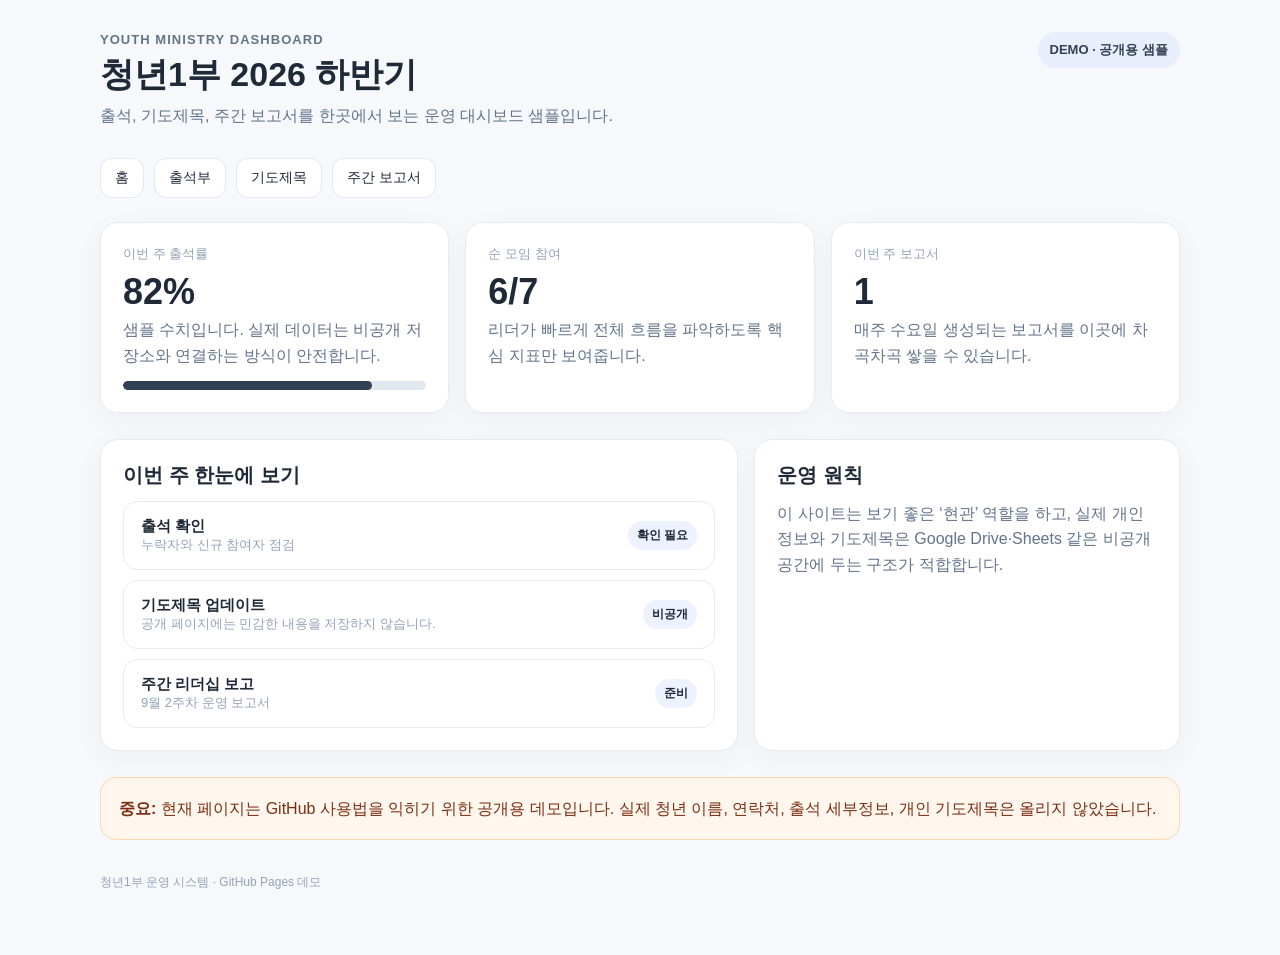
<file: index.html>
<!doctype html><html lang="ko"><head><meta charset="utf-8"><meta name="viewport" content="width=device-width,initial-scale=1"><title>청년1부 2026 운영 대시보드</title><link rel="stylesheet" href="style.css"></head><body><main class="wrap"><div class="top"><div><div class="eyebrow">Youth Ministry Dashboard</div><h1 class="title">청년1부 2026 하반기</h1><p class="sub">출석, 기도제목, 주간 보고서를 한곳에서 보는 운영 대시보드 샘플입니다.</p></div><span class="badge">DEMO · 공개용 샘플</span></div><nav class="nav"><a href="index.html">홈</a><a href="attendance.html">출석부</a><a href="prayer.html">기도제목</a><a href="reports.html">주간 보고서</a></nav><section class="grid"><article class="card"><div class="small">이번 주 출석률</div><div class="metric">82%</div><p>샘플 수치입니다. 실제 데이터는 비공개 저장소와 연결하는 방식이 안전합니다.</p><div class="bar"><span style="width:82%"></span></div></article><article class="card"><div class="small">순 모임 참여</div><div class="metric">6/7</div><p>리더가 빠르게 전체 흐름을 파악하도록 핵심 지표만 보여줍니다.</p></article><article class="card"><div class="small">이번 주 보고서</div><div class="metric">1</div><p>매주 수요일 생성되는 보고서를 이곳에 차곡차곡 쌓을 수 있습니다.</p></article></section><section class="section two"><article class="card"><h2>이번 주 한눈에 보기</h2><div class="list"><div class="row"><div><strong>출석 확인</strong><div class="small">누락자와 신규 참여자 점검</div></div><span class="status">확인 필요</span></div><div class="row"><div><strong>기도제목 업데이트</strong><div class="small">공개 페이지에는 민감한 내용을 저장하지 않습니다.</div></div><span class="status">비공개</span></div><div class="row"><div><strong>주간 리더십 보고</strong><div class="small">9월 2주차 운영 보고서</div></div><span class="status">준비</span></div></div></article><article class="card"><h2>운영 원칙</h2><p>이 사이트는 보기 좋은 ‘현관’ 역할을 하고, 실제 개인정보와 기도제목은 Google Drive·Sheets 같은 비공개 공간에 두는 구조가 적합합니다.</p></article></section><div class="notice"><strong>중요:</strong> 현재 페이지는 GitHub 사용법을 익히기 위한 공개용 데모입니다. 실제 청년 이름, 연락처, 출석 세부정보, 개인 기도제목은 올리지 않았습니다.</div><div class="footer">청년1부 운영 시스템 · GitHub Pages 데모</div></main></body></html>
</file>
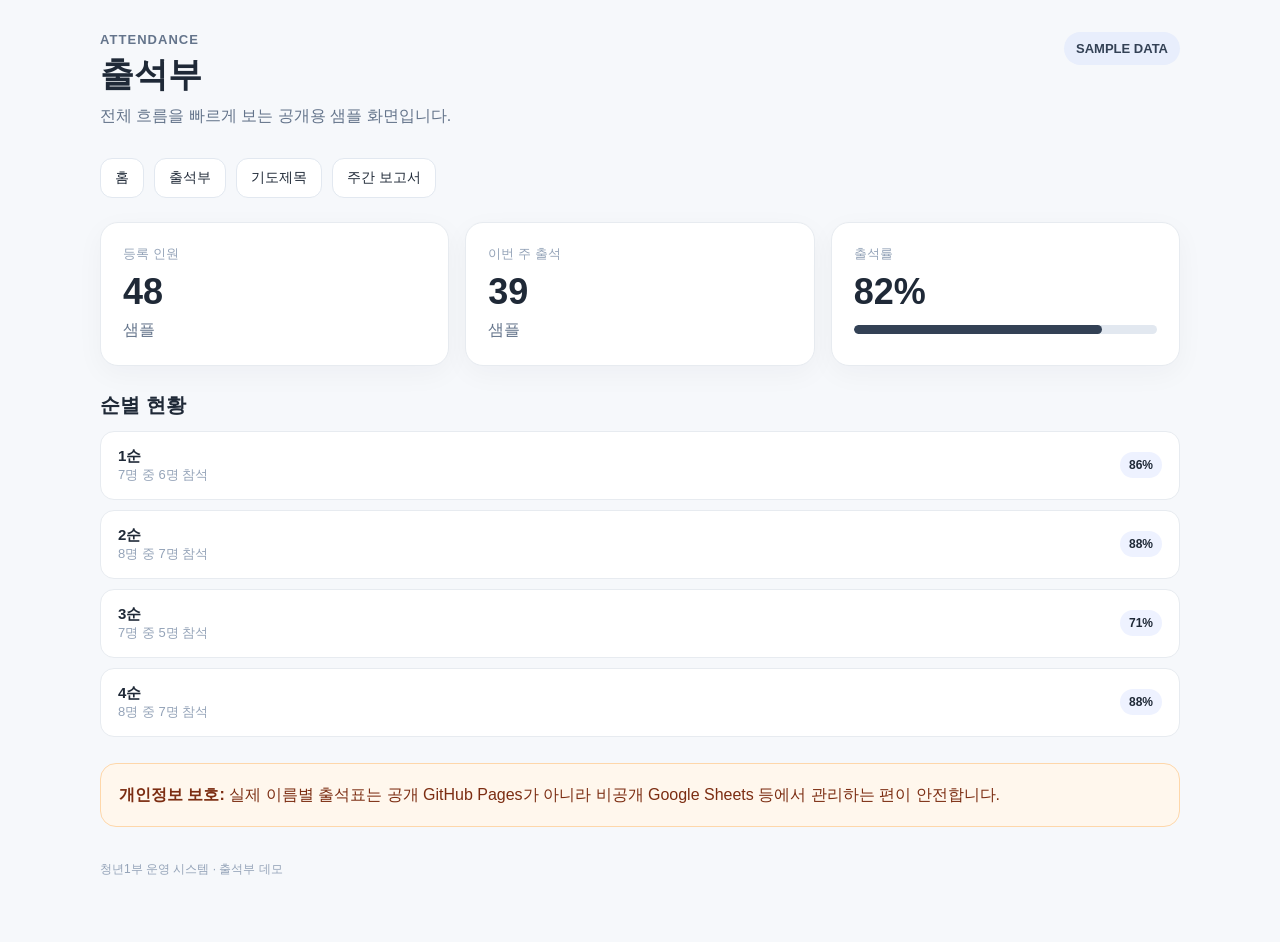
<file: attendance.html>
<!doctype html><html lang="ko"><head><meta charset="utf-8"><meta name="viewport" content="width=device-width,initial-scale=1"><title>출석부 · 청년1부 2026</title><link rel="stylesheet" href="style.css"></head><body><main class="wrap"><div class="top"><div><div class="eyebrow">Attendance</div><h1 class="title">출석부</h1><p class="sub">전체 흐름을 빠르게 보는 공개용 샘플 화면입니다.</p></div><span class="badge">SAMPLE DATA</span></div><nav class="nav"><a href="index.html">홈</a><a href="attendance.html">출석부</a><a href="prayer.html">기도제목</a><a href="reports.html">주간 보고서</a></nav><section class="grid"><article class="card"><div class="small">등록 인원</div><div class="metric">48</div><p>샘플</p></article><article class="card"><div class="small">이번 주 출석</div><div class="metric">39</div><p>샘플</p></article><article class="card"><div class="small">출석률</div><div class="metric">82%</div><div class="bar"><span style="width:82%"></span></div></article></section><section class="section"><h2>순별 현황</h2><div class="list"><div class="row"><div><strong>1순</strong><div class="small">7명 중 6명 참석</div></div><span class="status">86%</span></div><div class="row"><div><strong>2순</strong><div class="small">8명 중 7명 참석</div></div><span class="status">88%</span></div><div class="row"><div><strong>3순</strong><div class="small">7명 중 5명 참석</div></div><span class="status">71%</span></div><div class="row"><div><strong>4순</strong><div class="small">8명 중 7명 참석</div></div><span class="status">88%</span></div></div></section><div class="notice"><strong>개인정보 보호:</strong> 실제 이름별 출석표는 공개 GitHub Pages가 아니라 비공개 Google Sheets 등에서 관리하는 편이 안전합니다.</div><div class="footer">청년1부 운영 시스템 · 출석부 데모</div></main></body></html>
</file>
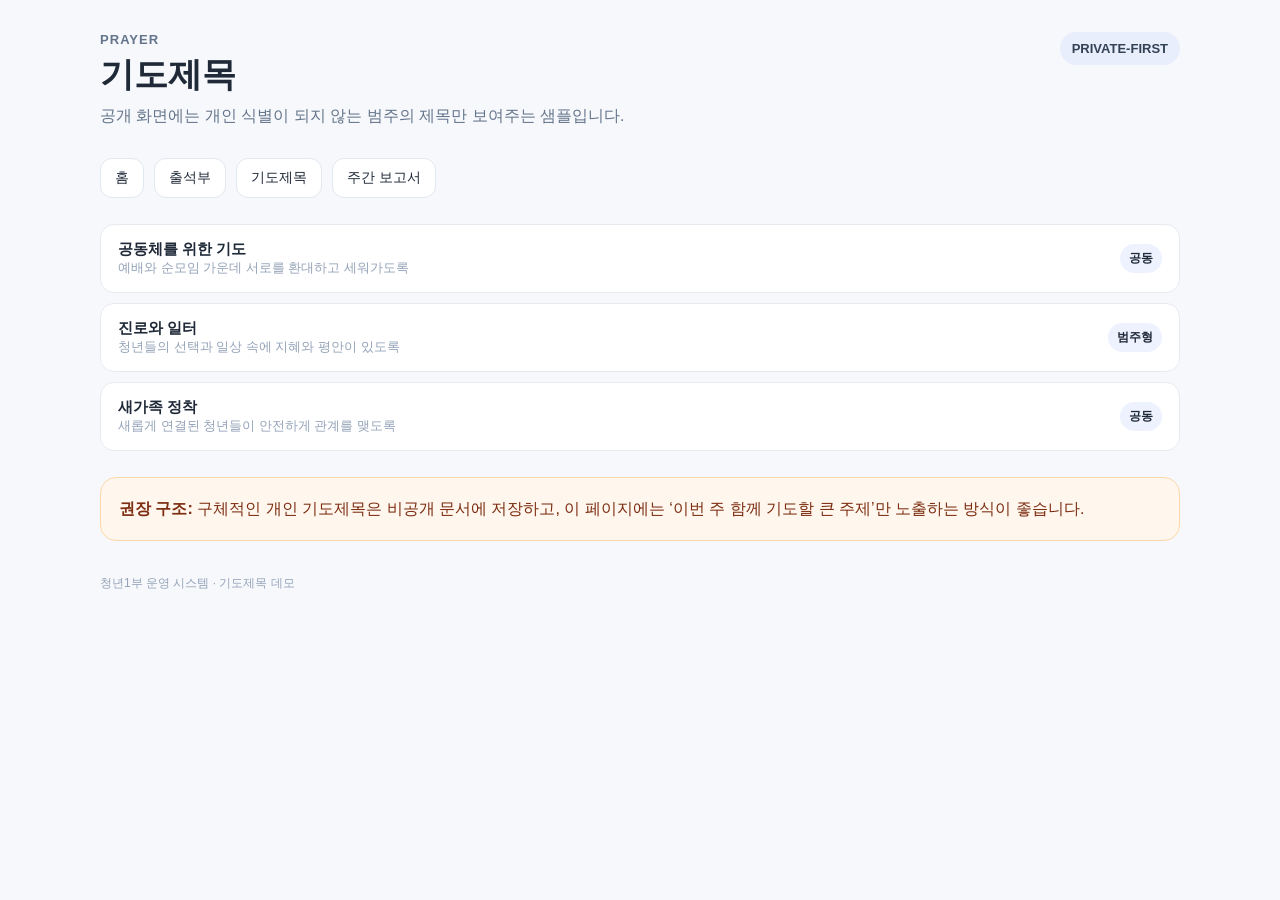
<file: prayer.html>
<!doctype html><html lang="ko"><head><meta charset="utf-8"><meta name="viewport" content="width=device-width,initial-scale=1"><title>기도제목 · 청년1부 2026</title><link rel="stylesheet" href="style.css"></head><body><main class="wrap"><div class="top"><div><div class="eyebrow">Prayer</div><h1 class="title">기도제목</h1><p class="sub">공개 화면에는 개인 식별이 되지 않는 범주의 제목만 보여주는 샘플입니다.</p></div><span class="badge">PRIVATE-FIRST</span></div><nav class="nav"><a href="index.html">홈</a><a href="attendance.html">출석부</a><a href="prayer.html">기도제목</a><a href="reports.html">주간 보고서</a></nav><section class="section"><div class="list"><div class="row"><div><strong>공동체를 위한 기도</strong><div class="small">예배와 순모임 가운데 서로를 환대하고 세워가도록</div></div><span class="status">공동</span></div><div class="row"><div><strong>진로와 일터</strong><div class="small">청년들의 선택과 일상 속에 지혜와 평안이 있도록</div></div><span class="status">범주형</span></div><div class="row"><div><strong>새가족 정착</strong><div class="small">새롭게 연결된 청년들이 안전하게 관계를 맺도록</div></div><span class="status">공동</span></div></div></section><div class="notice"><strong>권장 구조:</strong> 구체적인 개인 기도제목은 비공개 문서에 저장하고, 이 페이지에는 ‘이번 주 함께 기도할 큰 주제’만 노출하는 방식이 좋습니다.</div><div class="footer">청년1부 운영 시스템 · 기도제목 데모</div></main></body></html>
</file>
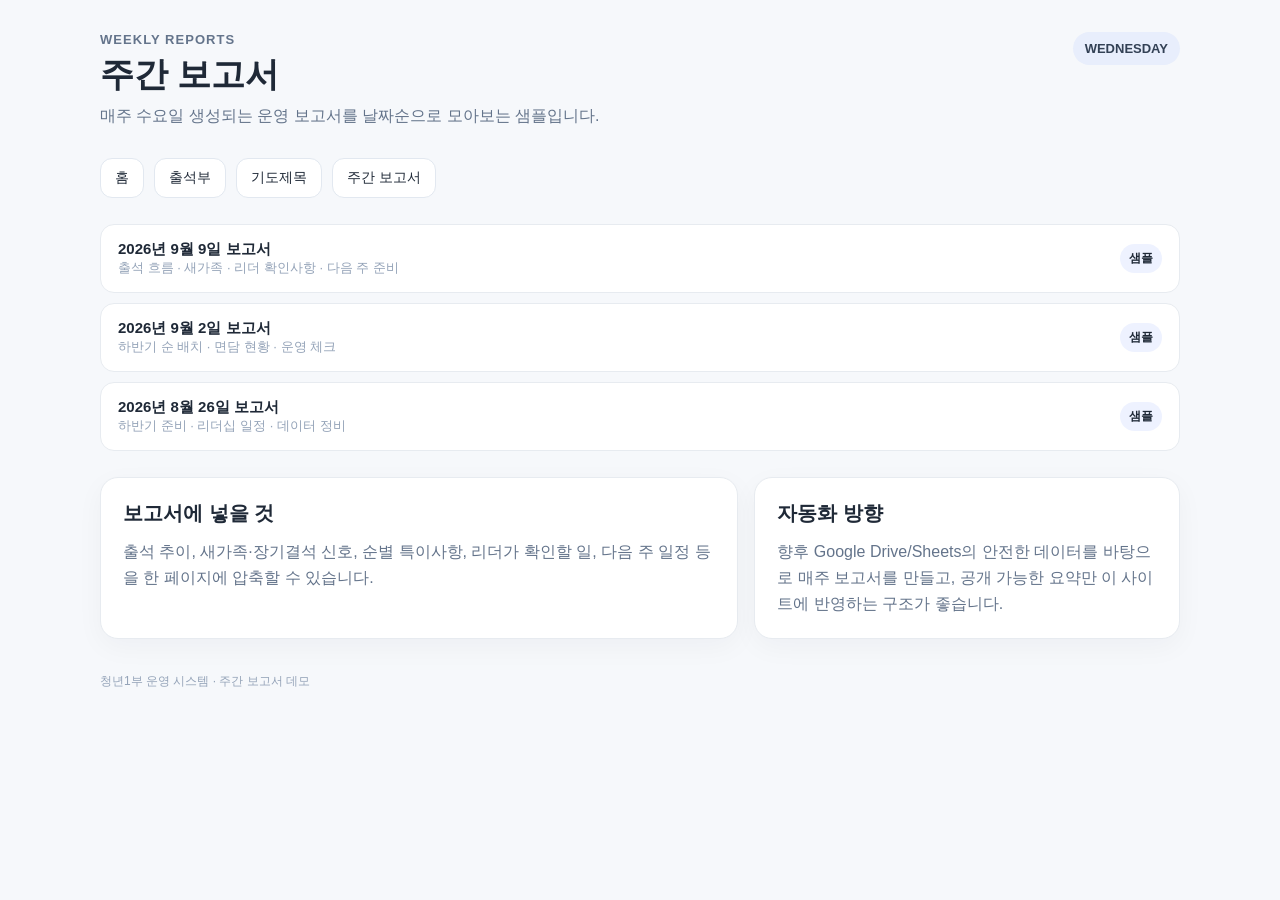
<file: reports.html>
<!doctype html><html lang="ko"><head><meta charset="utf-8"><meta name="viewport" content="width=device-width,initial-scale=1"><title>주간 보고서 · 청년1부 2026</title><link rel="stylesheet" href="style.css"></head><body><main class="wrap"><div class="top"><div><div class="eyebrow">Weekly Reports</div><h1 class="title">주간 보고서</h1><p class="sub">매주 수요일 생성되는 운영 보고서를 날짜순으로 모아보는 샘플입니다.</p></div><span class="badge">WEDNESDAY</span></div><nav class="nav"><a href="index.html">홈</a><a href="attendance.html">출석부</a><a href="prayer.html">기도제목</a><a href="reports.html">주간 보고서</a></nav><section class="section"><div class="list"><div class="row"><div><strong>2026년 9월 9일 보고서</strong><div class="small">출석 흐름 · 새가족 · 리더 확인사항 · 다음 주 준비</div></div><span class="status">샘플</span></div><div class="row"><div><strong>2026년 9월 2일 보고서</strong><div class="small">하반기 순 배치 · 면담 현황 · 운영 체크</div></div><span class="status">샘플</span></div><div class="row"><div><strong>2026년 8월 26일 보고서</strong><div class="small">하반기 준비 · 리더십 일정 · 데이터 정비</div></div><span class="status">샘플</span></div></div></section><section class="section two"><article class="card"><h2>보고서에 넣을 것</h2><p>출석 추이, 새가족·장기결석 신호, 순별 특이사항, 리더가 확인할 일, 다음 주 일정 등을 한 페이지에 압축할 수 있습니다.</p></article><article class="card"><h2>자동화 방향</h2><p>향후 Google Drive/Sheets의 안전한 데이터를 바탕으로 매주 보고서를 만들고, 공개 가능한 요약만 이 사이트에 반영하는 구조가 좋습니다.</p></article></section><div class="footer">청년1부 운영 시스템 · 주간 보고서 데모</div></main></body></html>
</file>
<file: style.css>
*{box-sizing:border-box}body{margin:0;font-family:-apple-system,BlinkMacSystemFont,"Segoe UI",Pretendard,Arial,sans-serif;background:#f6f8fb;color:#1f2937}a{text-decoration:none;color:inherit}.wrap{max-width:1120px;margin:0 auto;padding:32px 20px 64px}.top{display:flex;justify-content:space-between;gap:20px;align-items:flex-start;margin-bottom:30px}.eyebrow{font-size:13px;font-weight:700;letter-spacing:.08em;color:#64748b;text-transform:uppercase}.title{font-size:34px;line-height:1.2;margin:7px 0 8px}.sub{color:#64748b;margin:0;line-height:1.6}.badge{background:#e8eefc;color:#334155;padding:9px 12px;border-radius:999px;font-size:13px;font-weight:700;white-space:nowrap}.nav{display:flex;gap:10px;flex-wrap:wrap;margin-bottom:24px}.nav a{background:#fff;border:1px solid #e2e8f0;border-radius:12px;padding:10px 14px;font-size:14px}.nav a:hover{transform:translateY(-1px);box-shadow:0 6px 18px rgba(15,23,42,.07)}.grid{display:grid;grid-template-columns:repeat(3,1fr);gap:16px}.card{background:#fff;border:1px solid #e7ebf0;border-radius:18px;padding:22px;box-shadow:0 8px 28px rgba(15,23,42,.04)}.card h2,.card h3{margin:0 0 8px}.card p{color:#64748b;line-height:1.6;margin:0}.metric{font-size:36px;font-weight:800;margin:8px 0 4px}.small{font-size:13px;color:#94a3b8}.section{margin-top:26px}.section h2{font-size:20px;margin-bottom:12px}.list{display:grid;gap:10px}.row{background:#fff;border:1px solid #e7ebf0;border-radius:14px;padding:15px 17px;display:flex;justify-content:space-between;gap:18px;align-items:center}.row strong{font-size:15px}.status{font-size:12px;font-weight:700;padding:6px 9px;border-radius:999px;background:#eef2ff}.muted{color:#64748b}.notice{margin-top:26px;background:#fff7ed;border:1px solid #fed7aa;border-radius:16px;padding:18px;line-height:1.6;color:#7c2d12}.footer{margin-top:34px;font-size:12px;color:#94a3b8}.bar{height:9px;background:#e2e8f0;border-radius:999px;overflow:hidden;margin-top:12px}.bar span{display:block;height:100%;background:#334155;border-radius:999px}.two{display:grid;grid-template-columns:1.2fr .8fr;gap:16px}@media(max-width:780px){.grid,.two{grid-template-columns:1fr}.top{display:block}.badge{display:inline-block;margin-top:14px}.title{font-size:28px}}
</file>
